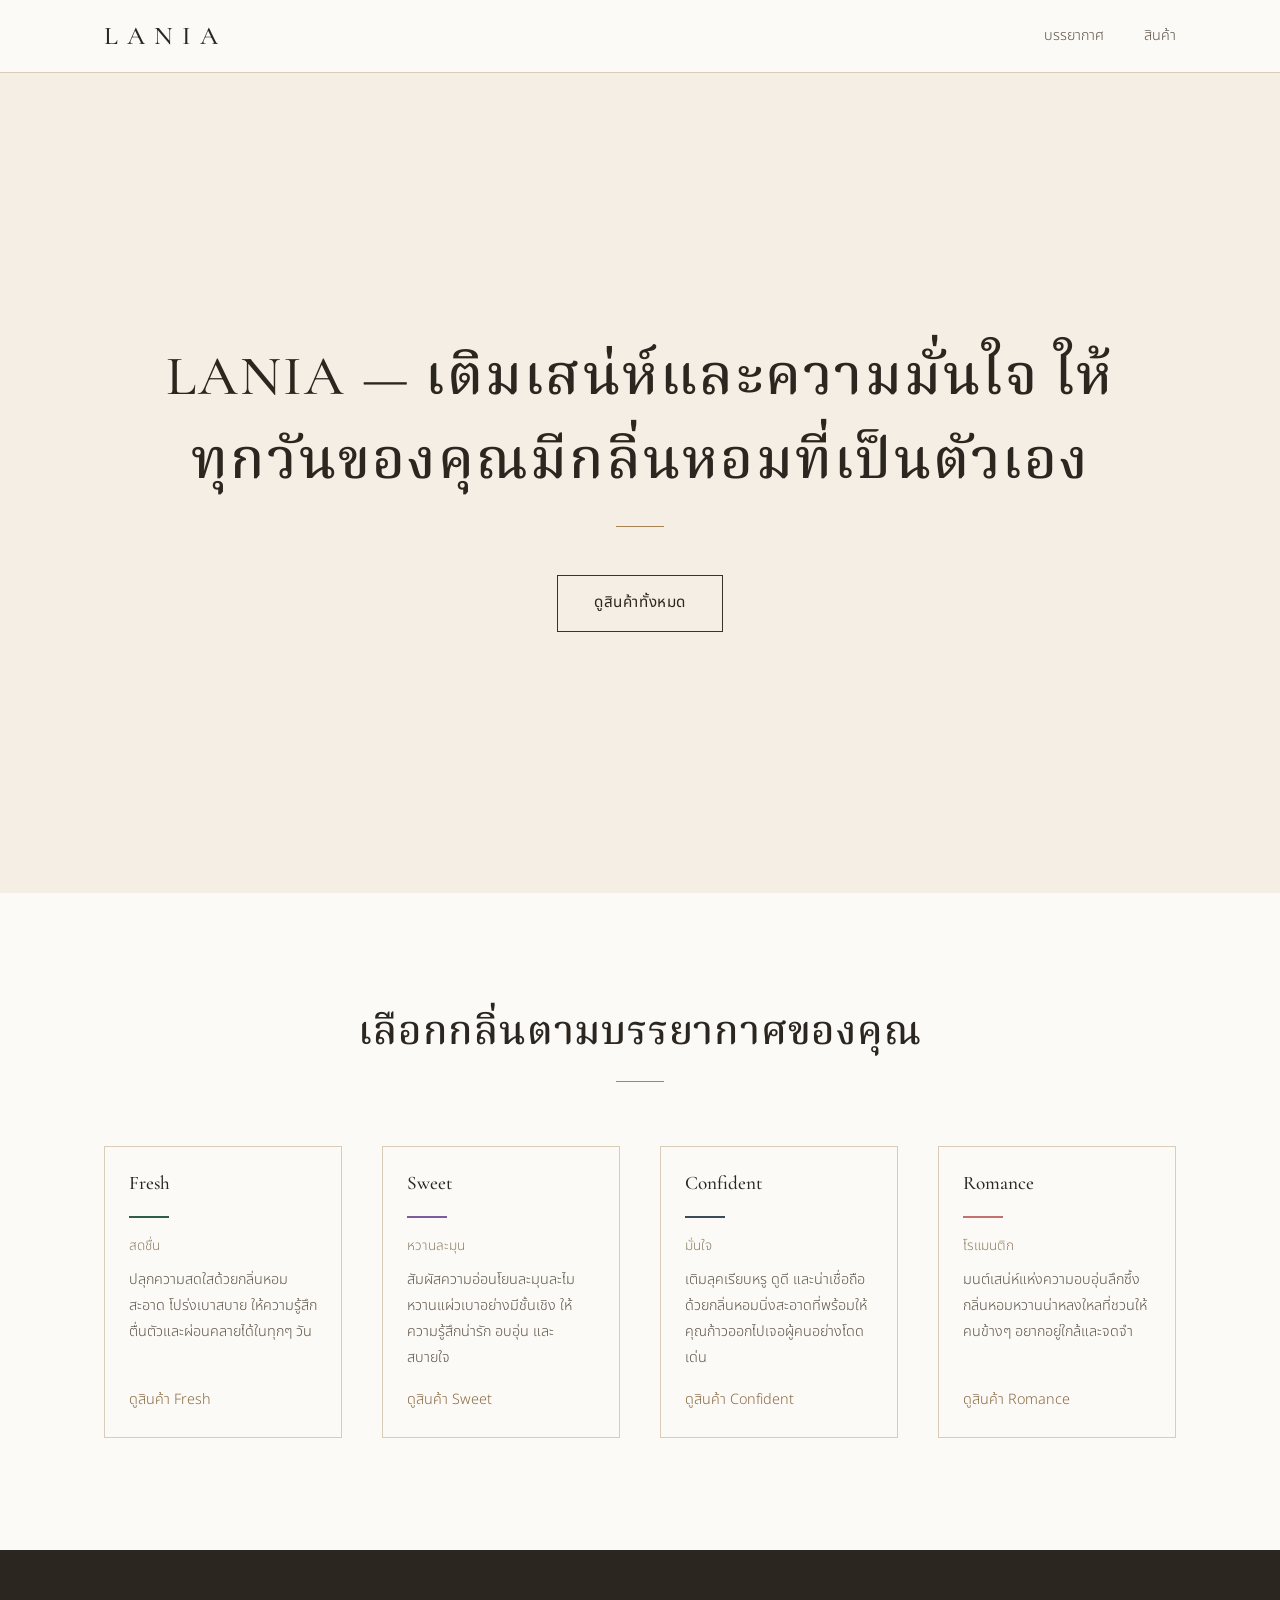
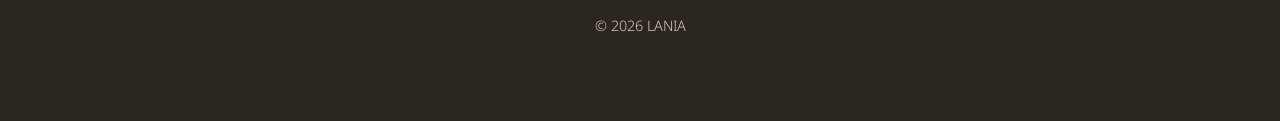
<file: index.html>
<!DOCTYPE html>
<html lang="th">
<head>
  <meta charset="UTF-8">
  <meta name="viewport" content="width=device-width, initial-scale=1">
  <title>LANIA | น้ำหอมฉีดตัวและโรลออน</title>
  <meta name="description" content="LANIA น้ำหอมฉีดตัวและโรลออน 4 บรรยากาศ Fresh, Sweet, Confident และ Romance">
  <link rel="stylesheet" href="style.css">
  <style>
    /* page-specific touches for the home page */
    .hero--full {
      display: flex;
      align-items: center;
      min-height: calc(100vh - 5rem);
    }
    .hero--full h1 {
      max-width: 18em;
      margin: 0 auto var(--space-3);
      font-size: clamp(2rem, 5vw, 3.5rem);
      line-height: 1.5;
    }
    .hero--full .btn {
      margin-top: var(--space-3);
    }
    .mood-card {
      color: inherit;
      text-decoration: none;
      transition: border-color 0.25s ease;
    }
    .mood-card:hover {
      border-color: var(--line);
      color: inherit;
    }
    .mood-card__more {
      margin-top: auto;
      font-size: 0.9rem;
      color: var(--bronze-dark);
    }
  </style>
</head>
<body>

  <header class="site-header">
    <div class="container">
      <a class="logo" href="index.html">LANIA</a>
      <ul class="nav">
        <li><a href="#moods">บรรยากาศ</a></li>
        <li><a href="product.html">สินค้า</a></li>
      </ul>
    </div>
  </header>

  <main>
    <section class="hero hero--full">
      <div class="container text-center">
        <h1>LANIA — เติมเสน่ห์และความมั่นใจ ให้ทุกวันของคุณมีกลิ่นหอมที่เป็นตัวเอง</h1>
        <span class="rule"></span>
        <a class="btn" href="product.html">ดูสินค้าทั้งหมด</a>
      </div>
    </section>

    <section class="section" id="moods">
      <div class="container">
        <div class="section__head text-center">
          <h2>เลือกกลิ่นตามบรรยากาศของคุณ</h2>
          <span class="rule"></span>
        </div>

        <div class="grid grid--4">
          <a class="card mood-card mood-fresh" href="product.html?mood=fresh">
            <div class="card__body">
              <h3 class="card__title">Fresh</h3>
              <span class="mood-line"></span>
              <p class="card__meta">สดชื่น</p>
              <p class="card__desc">ปลุกความสดใสด้วยกลิ่นหอมสะอาด โปร่งเบาสบาย ให้ความรู้สึกตื่นตัวและผ่อนคลายได้ในทุกๆ วัน</p>
              <span class="mood-card__more">ดูสินค้า Fresh</span>
            </div>
          </a>

          <a class="card mood-card mood-sweet" href="product.html?mood=sweet">
            <div class="card__body">
              <h3 class="card__title">Sweet</h3>
              <span class="mood-line"></span>
              <p class="card__meta">หวานละมุน</p>
              <p class="card__desc">สัมผัสความอ่อนโยนละมุนละไม หวานแผ่วเบาอย่างมีชั้นเชิง ให้ความรู้สึกน่ารัก อบอุ่น และสบายใจ</p>
              <span class="mood-card__more">ดูสินค้า Sweet</span>
            </div>
          </a>

          <a class="card mood-card mood-confident" href="product.html?mood=confident">
            <div class="card__body">
              <h3 class="card__title">Confident</h3>
              <span class="mood-line"></span>
              <p class="card__meta">มั่นใจ</p>
              <p class="card__desc">เติมลุคเรียบหรู ดูดี และน่าเชื่อถือ ด้วยกลิ่นหอมนิ่งสะอาดที่พร้อมให้คุณก้าวออกไปเจอผู้คนอย่างโดดเด่น</p>
              <span class="mood-card__more">ดูสินค้า Confident</span>
            </div>
          </a>

          <a class="card mood-card mood-romance" href="product.html?mood=romance">
            <div class="card__body">
              <h3 class="card__title">Romance</h3>
              <span class="mood-line"></span>
              <p class="card__meta">โรแมนติก</p>
              <p class="card__desc">มนต์เสน่ห์แห่งความอบอุ่นลึกซึ้ง กลิ่นหอมหวานน่าหลงใหลที่ชวนให้คนข้างๆ อยากอยู่ใกล้และจดจำ</p>
              <span class="mood-card__more">ดูสินค้า Romance</span>
            </div>
          </a>
        </div>
      </div>
    </section>
  </main>

  <footer class="site-footer">
    <div class="container text-center">
      <p>© 2026 LANIA</p>
    </div>
  </footer>

  <script src="script.js"></script>
</body>
</html>
</file>
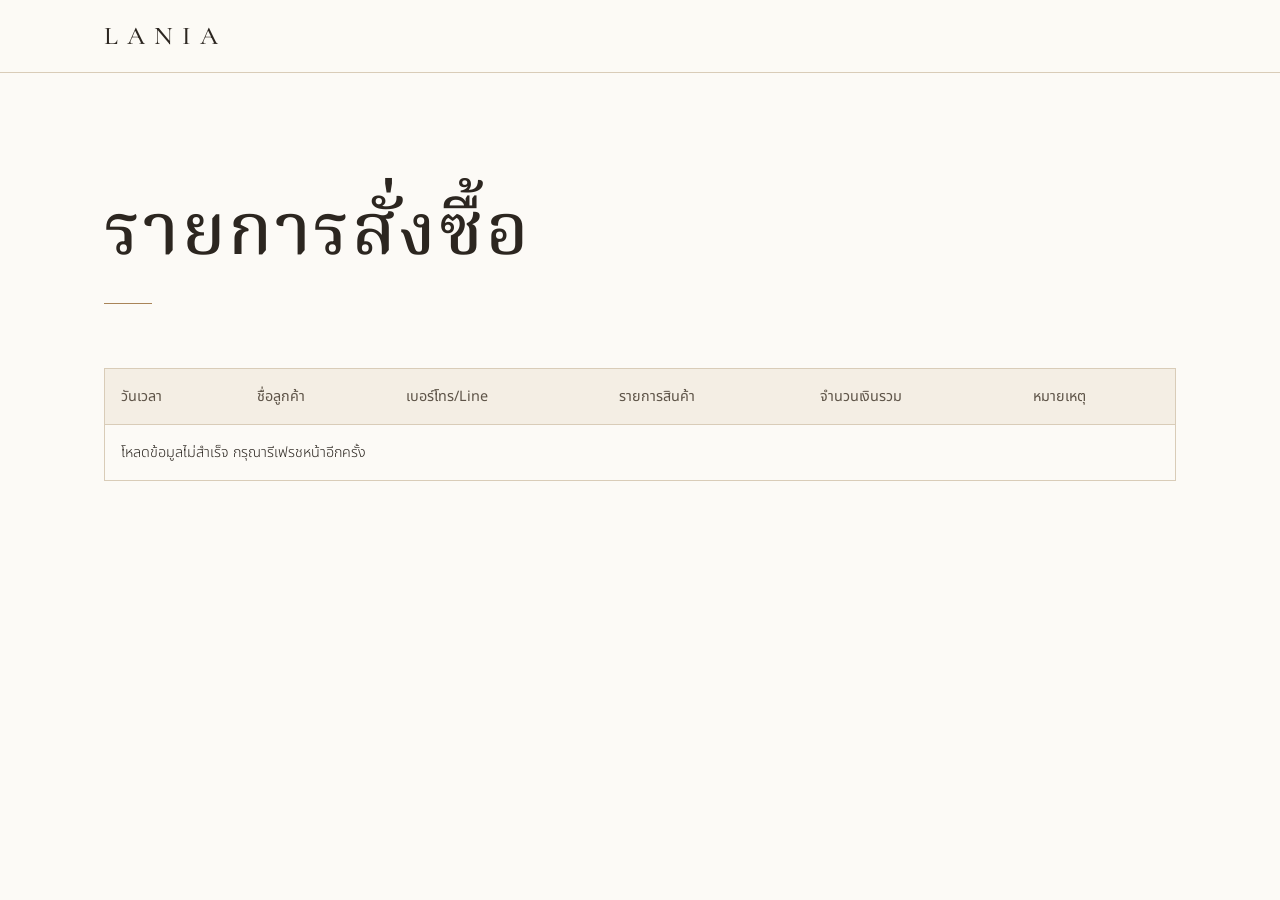
<file: admin.html>
<!DOCTYPE html>
<html lang="th">
<head>
  <meta charset="UTF-8">
  <meta name="viewport" content="width=device-width, initial-scale=1">
  <meta name="robots" content="noindex, nofollow">
  <title>รายการสั่งซื้อ | LANIA</title>
  <link rel="stylesheet" href="style.css">
  <style>
    .table-wrap {
      overflow-x: auto;
      border: 1px solid var(--line-soft);
    }
    #ordersTable {
      width: 100%;
      min-width: 52rem;
      border-collapse: collapse;
      font-size: 0.9rem;
      line-height: 1.6;
    }
    #ordersTable th,
    #ordersTable td {
      padding: var(--space-2);
      text-align: left;
      vertical-align: top;
      border-bottom: 1px solid var(--line-soft);
    }
    #ordersTable th {
      font-weight: 400;
      color: var(--ink-soft);
      background: var(--cream);
      white-space: nowrap;
    }
    #ordersTable tbody tr:last-child td {
      border-bottom: 0;
    }
  </style>
</head>
<body>

  <header class="site-header">
    <div class="container">
      <a class="logo" href="index.html">LANIA</a>
    </div>
  </header>

  <main>
    <section class="section">
      <div class="container">
        <div class="section__head">
          <h1>รายการสั่งซื้อ</h1>
          <span class="rule"></span>
        </div>

        <div class="table-wrap">
          <table id="ordersTable">
            <thead>
              <tr>
                <th>วันเวลา</th>
                <th>ชื่อลูกค้า</th>
                <th>เบอร์โทร/Line</th>
                <th>รายการสินค้า</th>
                <th>จำนวนเงินรวม</th>
                <th>หมายเหตุ</th>
              </tr>
            </thead>
            <tbody></tbody>
          </table>
        </div>
      </div>
    </section>
  </main>

  <script src="script.js"></script>
</body>
</html>
</file>
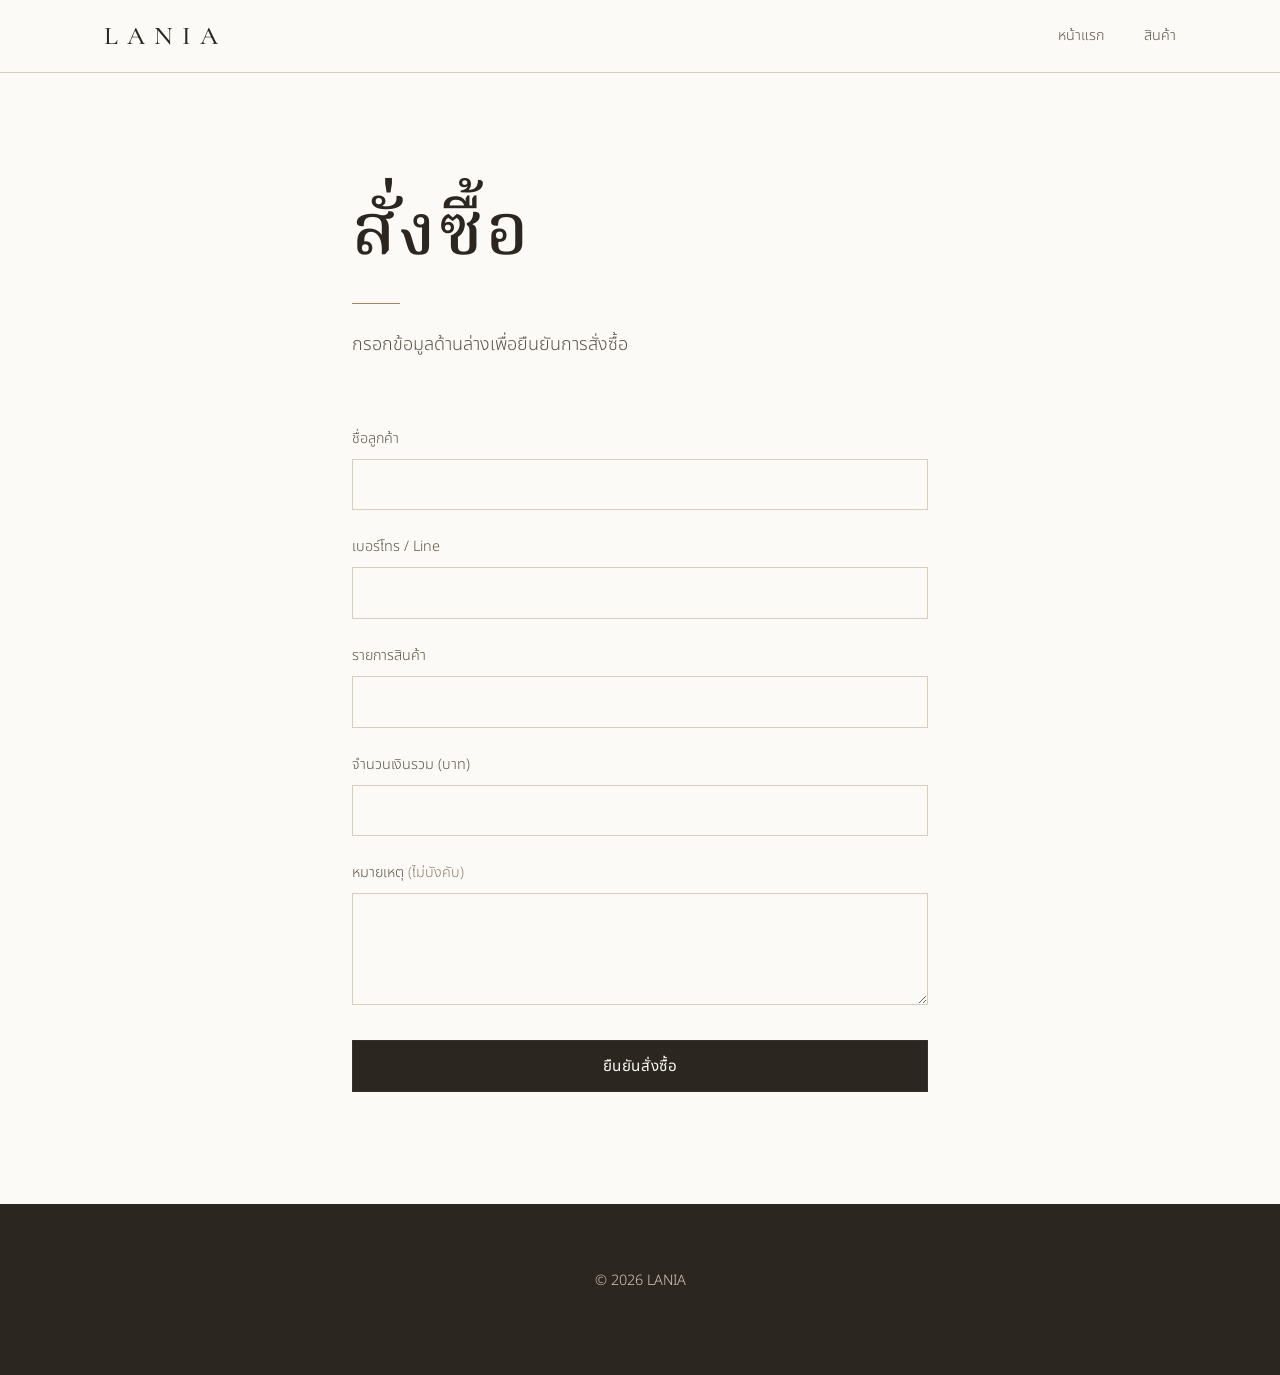
<file: order.html>
<!DOCTYPE html>
<html lang="th">
<head>
  <meta charset="UTF-8">
  <meta name="viewport" content="width=device-width, initial-scale=1">
  <title>สั่งซื้อ | LANIA</title>
  <link rel="stylesheet" href="style.css">
  <style>
    .form-wrap {
      max-width: 36rem;
      margin: 0 auto;
    }
    .field .optional {
      color: var(--beige-deep);
    }
  </style>
</head>
<body>

  <header class="site-header">
    <div class="container">
      <a class="logo" href="index.html">LANIA</a>
      <ul class="nav">
        <li><a href="index.html">หน้าแรก</a></li>
        <li><a href="product.html">สินค้า</a></li>
      </ul>
    </div>
  </header>

  <main>
    <section class="section">
      <div class="container">
        <div class="form-wrap">
          <div class="section__head">
            <h1>สั่งซื้อ</h1>
            <span class="rule"></span>
            <p class="lead">กรอกข้อมูลด้านล่างเพื่อยืนยันการสั่งซื้อ</p>
          </div>

          <form id="orderForm">
            <div class="field">
              <label for="customerName">ชื่อลูกค้า</label>
              <input type="text" id="customerName" name="customerName" autocomplete="name" required>
            </div>

            <div class="field">
              <label for="contact">เบอร์โทร / Line</label>
              <input type="text" id="contact" name="contact" required>
            </div>

            <div class="field">
              <label for="items">รายการสินค้า</label>
              <input type="text" id="items" name="items" required>
            </div>

            <div class="field">
              <label for="total">จำนวนเงินรวม (บาท)</label>
              <input type="number" id="total" name="total" min="0" step="any" inputmode="decimal" required>
            </div>

            <div class="field">
              <label for="note">หมายเหตุ <span class="optional">(ไม่บังคับ)</span></label>
              <textarea id="note" name="note"></textarea>
            </div>

            <button type="submit" class="btn btn--solid btn--block">ยืนยันสั่งซื้อ</button>
          </form>
        </div>
      </div>
    </section>
  </main>

  <footer class="site-footer">
    <div class="container text-center">
      <p>© 2026 LANIA</p>
    </div>
  </footer>

  <script src="script.js"></script>
</body>
</html>
</file>
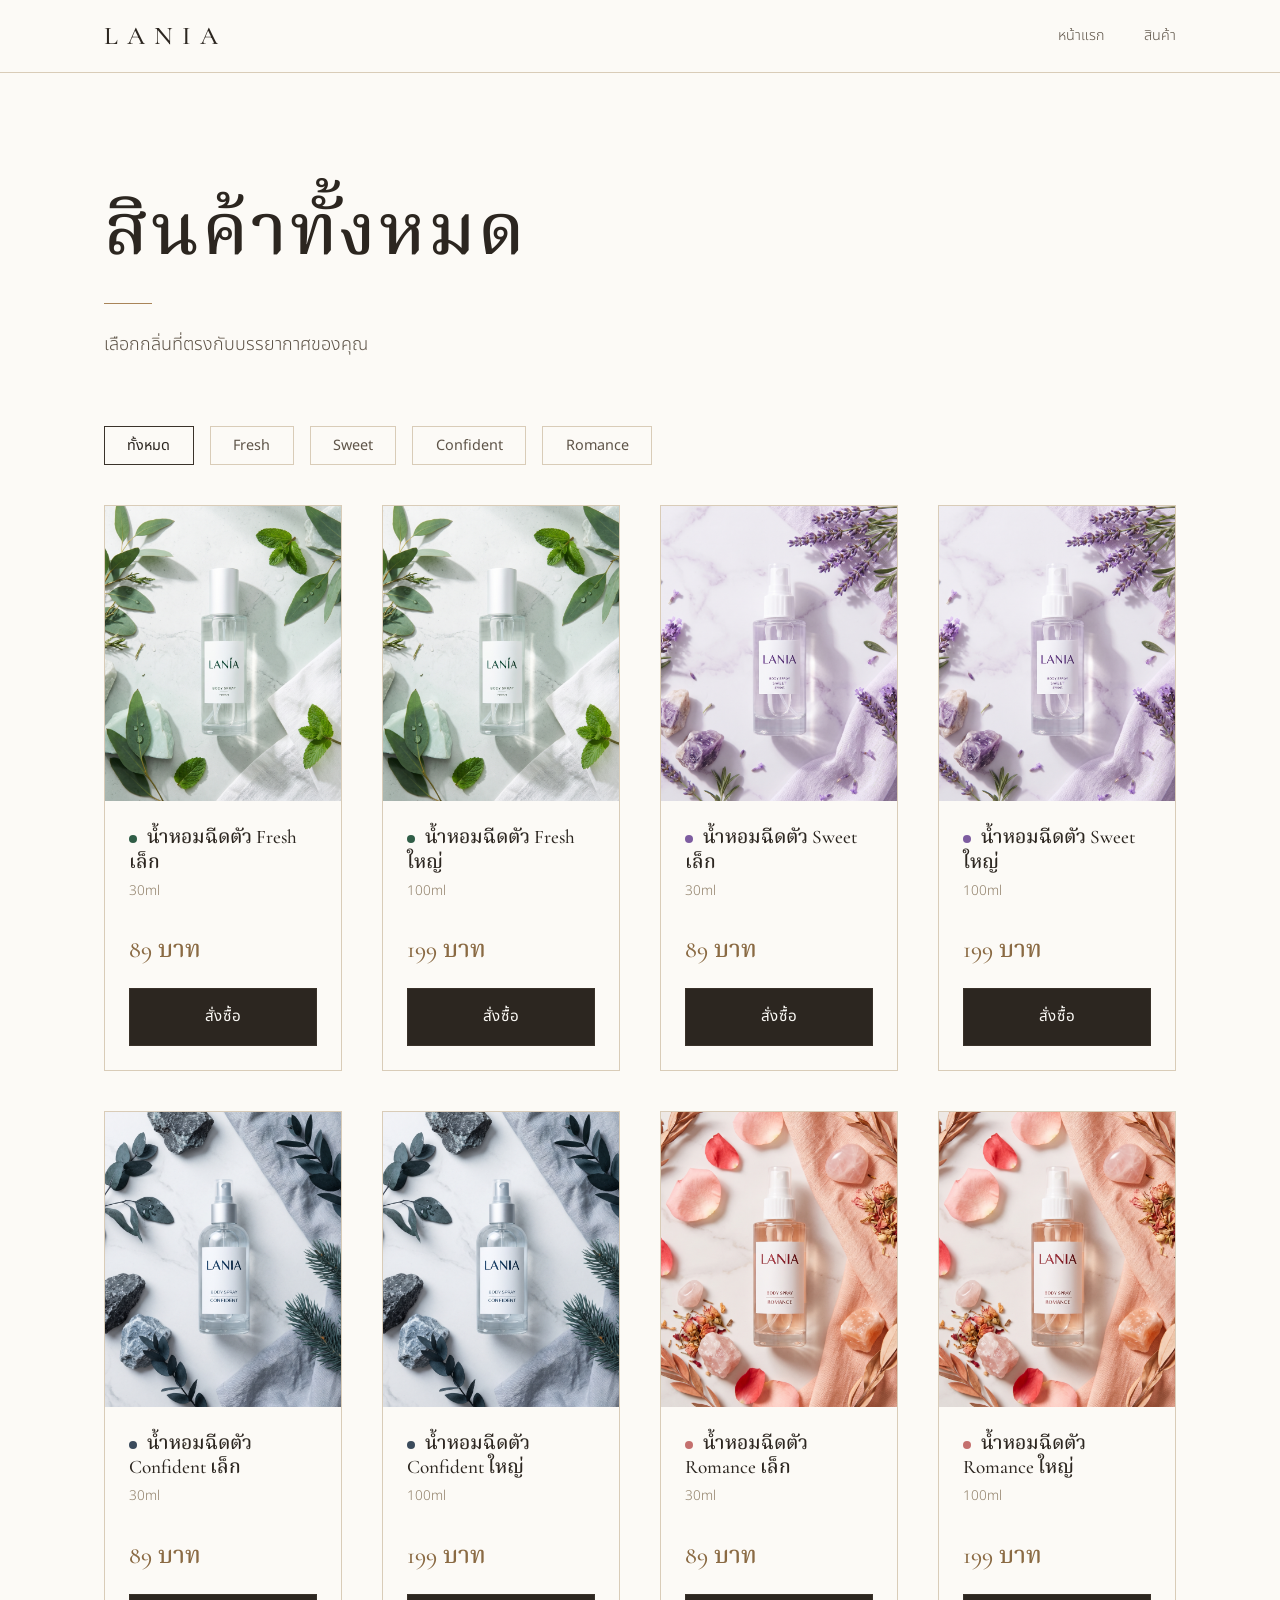
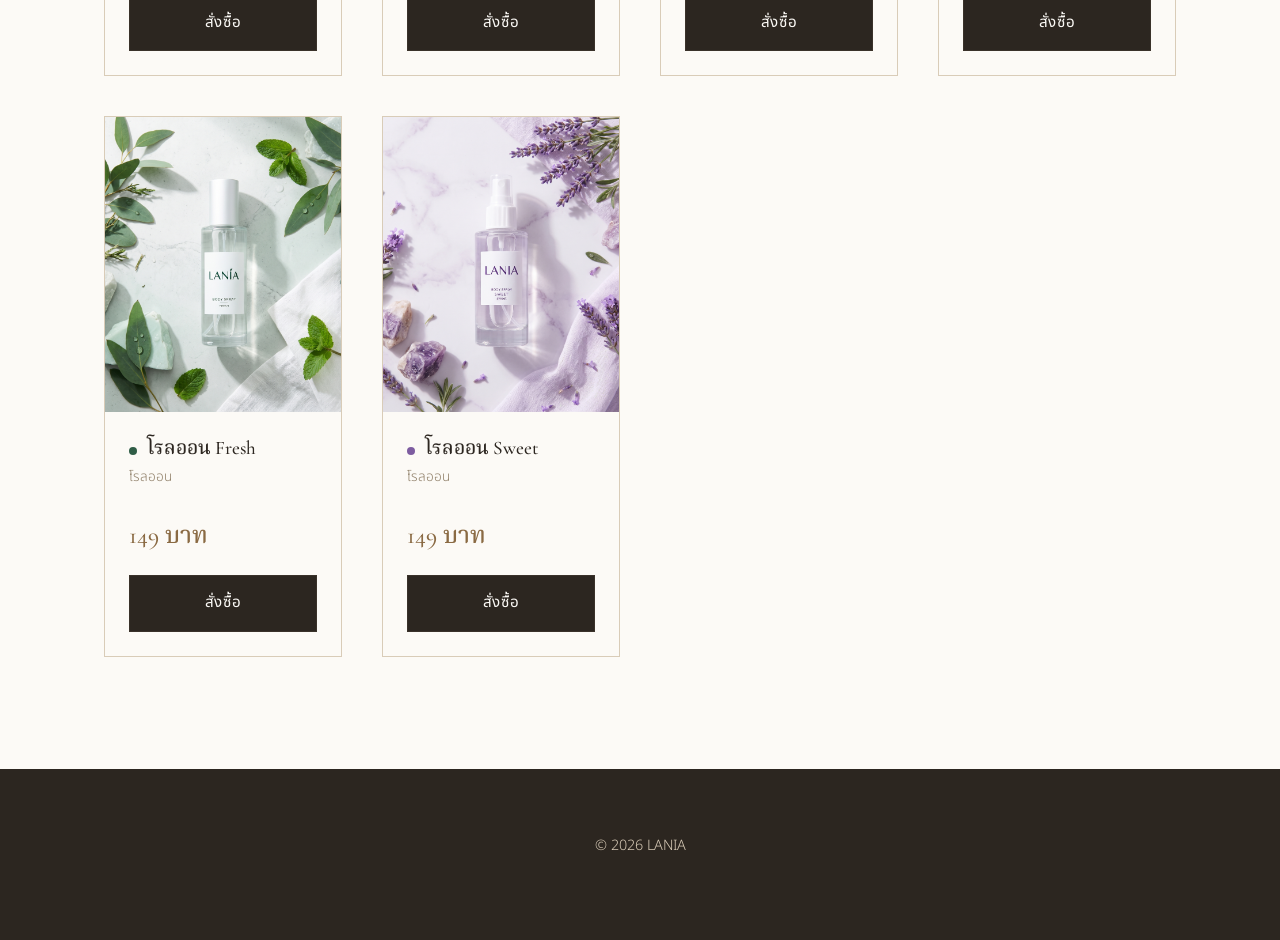
<file: product.html>
<!DOCTYPE html>
<html lang="th">
<head>
  <meta charset="UTF-8">
  <meta name="viewport" content="width=device-width, initial-scale=1">
  <title>สินค้าทั้งหมด | LANIA</title>
  <meta name="description" content="น้ำหอมฉีดตัวและโรลออน LANIA ครบทุกบรรยากาศ เลือกกรองตาม mood ได้">
  <link rel="stylesheet" href="style.css">
</head>
<body>

  <header class="site-header">
    <div class="container">
      <a class="logo" href="index.html">LANIA</a>
      <ul class="nav">
        <li><a href="index.html">หน้าแรก</a></li>
        <li><a href="product.html" aria-current="page">สินค้า</a></li>
      </ul>
    </div>
  </header>

  <main>
    <section class="section">
      <div class="container">
        <div class="section__head">
          <h1>สินค้าทั้งหมด</h1>
          <span class="rule"></span>
          <p class="lead">เลือกกลิ่นที่ตรงกับบรรยากาศของคุณ</p>
        </div>

        <div id="filter-bar" class="filter"></div>
        <div id="product-list" class="grid grid--4"></div>
      </div>
    </section>
  </main>

  <footer class="site-footer">
    <div class="container text-center">
      <p>© 2026 LANIA</p>
    </div>
  </footer>

  <script src="script.js"></script>
</body>
</html>
</file>
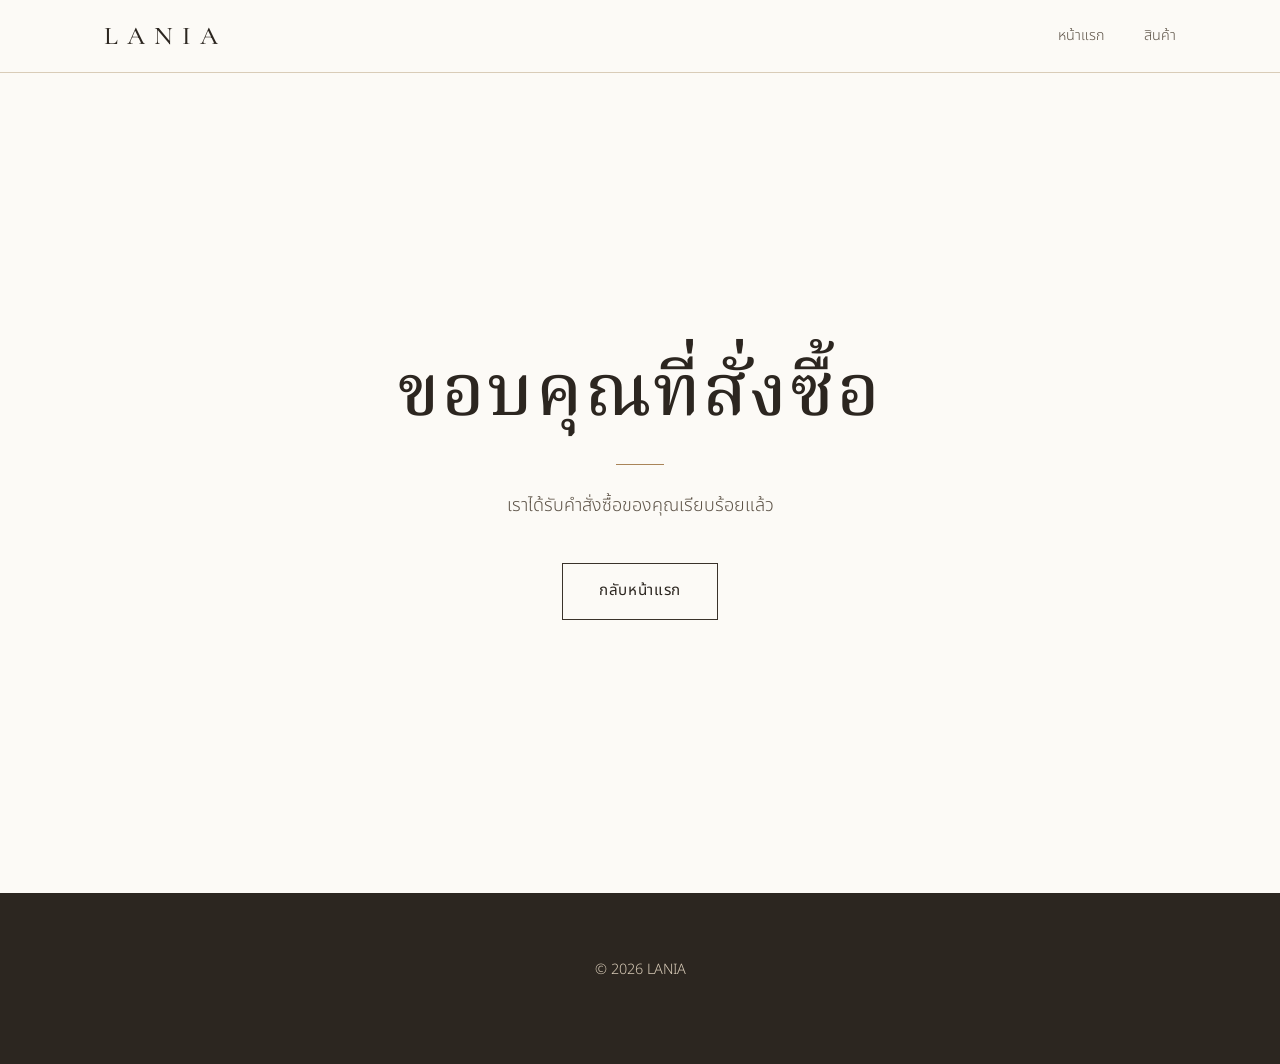
<file: thankyou.html>
<!DOCTYPE html>
<html lang="th">
<head>
  <meta charset="UTF-8">
  <meta name="viewport" content="width=device-width, initial-scale=1">
  <title>ขอบคุณ | LANIA</title>
  <link rel="stylesheet" href="style.css">
  <style>
    .thanks {
      display: flex;
      align-items: center;
      min-height: calc(100vh - 5rem);
    }
    .thanks .btn {
      margin-top: var(--space-3);
    }
  </style>
</head>
<body>

  <header class="site-header">
    <div class="container">
      <a class="logo" href="index.html">LANIA</a>
      <ul class="nav">
        <li><a href="index.html">หน้าแรก</a></li>
        <li><a href="product.html">สินค้า</a></li>
      </ul>
    </div>
  </header>

  <main class="thanks">
    <div class="container text-center">
      <h1>ขอบคุณที่สั่งซื้อ</h1>
      <span class="rule"></span>
      <p class="lead">เราได้รับคำสั่งซื้อของคุณเรียบร้อยแล้ว</p>
      <a class="btn" href="index.html">กลับหน้าแรก</a>
    </div>
  </main>

  <footer class="site-footer">
    <div class="container text-center">
      <p>© 2026 LANIA</p>
    </div>
  </footer>

</body>
</html>
</file>
<file: style.css>
/* LANIA — premium minimal theme
   Palette: ivory / cream / deep beige, bronze accent. Mood colors are small touches only. */

@import url("https://fonts.googleapis.com/css2?family=Cormorant+Garamond:wght@400;500;600&family=Noto+Sans+Thai:wght@300;400;500&family=Noto+Serif+Thai:wght@400;500;600&display=swap");

:root {
  /* base */
  --ivory: #fcfaf6;
  --cream: #f4eee4;
  --beige: #d9ccb8;
  --beige-deep: #8f7f68;
  --ink: #2c2620;
  --ink-soft: #5e5448;

  /* accent */
  --bronze: #a98458;
  --bronze-dark: #8a6a43;

  /* lines */
  --line: #3a322a;
  --line-soft: #d9ccb8;

  /* moods */
  --mood-fresh: #2f5d46;
  --mood-sweet: #7d5ca0;
  --mood-confident: #3b4b5c;
  --mood-romance: #c4706e;

  /* type */
  --font-display: "Cormorant Garamond", "Noto Serif Thai", Georgia, serif;
  --font-body: "Noto Sans Thai", "Helvetica Neue", Arial, sans-serif;

  /* spacing */
  --space-1: 0.5rem;
  --space-2: 1rem;
  --space-3: 1.5rem;
  --space-4: 2.5rem;
  --space-5: 4rem;
  --space-6: 7rem;

  --max-width: 1120px;
}

*,
*::before,
*::after {
  box-sizing: border-box;
}

html {
  scroll-behavior: smooth;
}

body {
  margin: 0;
  background: var(--ivory);
  color: var(--ink);
  font-family: var(--font-body);
  font-weight: 300;
  font-size: 1rem;
  line-height: 1.85;
  -webkit-font-smoothing: antialiased;
}

img {
  display: block;
  max-width: 100%;
  height: auto;
}

a {
  color: inherit;
  text-decoration-color: var(--bronze);
  text-underline-offset: 0.25em;
}

a:hover {
  color: var(--bronze-dark);
}

:focus-visible {
  outline: 1px solid var(--bronze-dark);
  outline-offset: 4px;
}

/* ---------- typography ---------- */

h1,
h2,
h3,
h4 {
  margin: 0 0 var(--space-2);
  font-family: var(--font-display);
  font-weight: 500;
  line-height: 1.3;
  color: var(--ink);
}

h1 {
  font-size: clamp(2.5rem, 6vw, 4.5rem);
  letter-spacing: 0.04em;
}

h2 {
  font-size: clamp(1.75rem, 3.5vw, 2.5rem);
  letter-spacing: 0.02em;
}

h3 {
  font-size: 1.35rem;
}

p {
  margin: 0 0 var(--space-2);
  max-width: 38rem;
  color: var(--ink-soft);
}

.lead {
  font-size: 1.125rem;
  line-height: 1.9;
}

.text-center {
  text-align: center;
}

.text-center p {
  margin-left: auto;
  margin-right: auto;
}

/* thin bronze rule under section headings */
.rule {
  display: block;
  width: 3rem;
  height: 1px;
  margin: var(--space-3) 0;
  background: var(--bronze);
  border: 0;
}

.text-center .rule {
  margin-left: auto;
  margin-right: auto;
}

/* ---------- layout ---------- */

.container {
  width: 100%;
  max-width: var(--max-width);
  margin: 0 auto;
  padding: 0 var(--space-3);
}

.section {
  padding: var(--space-6) 0;
}

.section--cream {
  background: var(--cream);
}

.section__head {
  margin-bottom: var(--space-5);
}

.grid {
  display: grid;
  gap: var(--space-4);
}

.grid--2 {
  grid-template-columns: repeat(2, 1fr);
}

.grid--3 {
  grid-template-columns: repeat(3, 1fr);
}

.grid--4 {
  grid-template-columns: repeat(4, 1fr);
}

/* ---------- header / footer ---------- */

.site-header {
  position: sticky;
  top: 0;
  z-index: 10;
  background: rgba(252, 250, 246, 0.94);
  border-bottom: 1px solid var(--line-soft);
}

.site-header .container {
  display: flex;
  align-items: center;
  justify-content: space-between;
  min-height: 4.5rem;
}

.logo {
  font-family: var(--font-display);
  font-size: 1.6rem;
  font-weight: 500;
  letter-spacing: 0.35em;
  text-decoration: none;
  color: var(--ink);
}

.nav {
  display: flex;
  gap: var(--space-4);
  margin: 0;
  padding: 0;
  list-style: none;
}

.nav a {
  font-size: 0.9rem;
  text-decoration: none;
  color: var(--ink-soft);
}

.nav a:hover {
  color: var(--bronze-dark);
}

.site-footer {
  padding: var(--space-5) 0;
  background: var(--ink);
  color: var(--beige);
  font-size: 0.9rem;
}

.site-footer p {
  color: var(--beige);
}

.site-footer a {
  color: var(--beige);
}

/* ---------- hero ---------- */

.hero {
  padding: var(--space-6) 0;
  background: var(--cream);
  text-align: center;
}

.hero p {
  margin-left: auto;
  margin-right: auto;
}

/* ---------- buttons ---------- */

.btn {
  display: inline-block;
  padding: 0.85rem 2.25rem;
  background: transparent;
  color: var(--ink);
  border: 1px solid var(--line);
  border-radius: 0;
  font-family: var(--font-body);
  font-size: 0.95rem;
  font-weight: 400;
  letter-spacing: 0.04em;
  text-decoration: none;
  cursor: pointer;
  transition: background-color 0.25s ease, color 0.25s ease, border-color 0.25s ease;
}

.btn:hover {
  background: var(--ink);
  color: var(--ivory);
}

.btn--solid {
  background: var(--ink);
  color: var(--ivory);
}

.btn--solid:hover {
  background: var(--bronze-dark);
  border-color: var(--bronze-dark);
  color: var(--ivory);
}

.btn--block {
  display: block;
  width: 100%;
  text-align: center;
}

/* ---------- mood touches ---------- */

/* small dot, used beside labels or under headings */
.mood-dot {
  display: inline-block;
  width: 0.5rem;
  height: 0.5rem;
  margin-right: 0.6rem;
  border-radius: 50%;
  background: var(--beige-deep);
  vertical-align: middle;
}

/* short colored line under a mood heading */
.mood-line {
  display: block;
  width: 2.5rem;
  height: 2px;
  margin: var(--space-2) 0;
  background: var(--beige-deep);
}

.mood-fresh .mood-dot,
.mood-fresh .mood-line,
.mood-dot--fresh {
  background: var(--mood-fresh);
}

.mood-sweet .mood-dot,
.mood-sweet .mood-line,
.mood-dot--sweet {
  background: var(--mood-sweet);
}

.mood-confident .mood-dot,
.mood-confident .mood-line,
.mood-dot--confident {
  background: var(--mood-confident);
}

.mood-romance .mood-dot,
.mood-romance .mood-line,
.mood-dot--romance {
  background: var(--mood-romance);
}

/* ---------- mood filter ---------- */

.filter {
  display: flex;
  flex-wrap: wrap;
  gap: var(--space-2);
  margin-bottom: var(--space-4);
}

.filter button {
  padding: 0.5rem 1.4rem;
  background: transparent;
  color: var(--ink-soft);
  border: 1px solid var(--line-soft);
  font-family: var(--font-body);
  font-size: 0.9rem;
  cursor: pointer;
  transition: border-color 0.25s ease, color 0.25s ease;
}

.filter button:hover,
.filter button.is-active {
  border-color: var(--line);
  color: var(--ink);
}

/* ---------- product card ---------- */

.card {
  display: flex;
  flex-direction: column;
  background: var(--ivory);
  border: 1px solid var(--line-soft);
}

.card__image {
  aspect-ratio: 4 / 5;
  width: 100%;
  object-fit: cover;
  background: var(--cream);
}

.card__body {
  display: flex;
  flex-direction: column;
  flex: 1;
  padding: var(--space-3);
}

.card__title {
  margin-bottom: 0.25rem;
  font-size: 1.2rem;
}

.card__meta {
  margin: 0 0 var(--space-1);
  font-size: 0.85rem;
  color: var(--beige-deep);
}

.card__desc {
  flex: 1;
  font-size: 0.9rem;
  line-height: 1.8;
}

.card__price {
  margin: var(--space-2) 0;
  font-family: var(--font-display);
  font-size: 1.5rem;
  font-weight: 500;
  color: var(--bronze-dark);
}

/* ---------- forms ---------- */

.field {
  margin-bottom: var(--space-3);
}

.field label {
  display: block;
  margin-bottom: 0.4rem;
  font-size: 0.9rem;
  color: var(--ink-soft);
}

.field input,
.field textarea,
.field select {
  width: 100%;
  padding: 0.8rem 1rem;
  background: var(--ivory);
  color: var(--ink);
  border: 1px solid var(--line-soft);
  border-radius: 0;
  font-family: var(--font-body);
  font-size: 1rem;
  font-weight: 300;
  transition: border-color 0.25s ease;
}

.field input:focus,
.field textarea:focus,
.field select:focus {
  outline: none;
  border-color: var(--line);
}

.field textarea {
  min-height: 7rem;
  resize: vertical;
}

.form-message {
  padding: var(--space-2);
  border: 1px solid var(--line-soft);
  background: var(--cream);
  font-size: 0.95rem;
}

/* ---------- responsive ---------- */

@media (max-width: 960px) {
  .grid--4 {
    grid-template-columns: repeat(2, 1fr);
  }

  .grid--3 {
    grid-template-columns: repeat(2, 1fr);
  }
}

@media (max-width: 640px) {
  :root {
    --space-5: 3rem;
    --space-6: 4.5rem;
  }

  .grid--2,
  .grid--3,
  .grid--4 {
    grid-template-columns: 1fr;
    gap: var(--space-3);
  }

  .site-header .container {
    flex-direction: column;
    justify-content: center;
    gap: 0.5rem;
    padding-top: var(--space-1);
    padding-bottom: var(--space-1);
  }

  .nav {
    gap: var(--space-3);
  }

  .btn {
    width: 100%;
    text-align: center;
  }

  .filter button {
    flex: 1 1 auto;
  }
}

@media (prefers-reduced-motion: reduce) {
  html {
    scroll-behavior: auto;
  }

  * {
    transition: none !important;
  }
}
</file>
